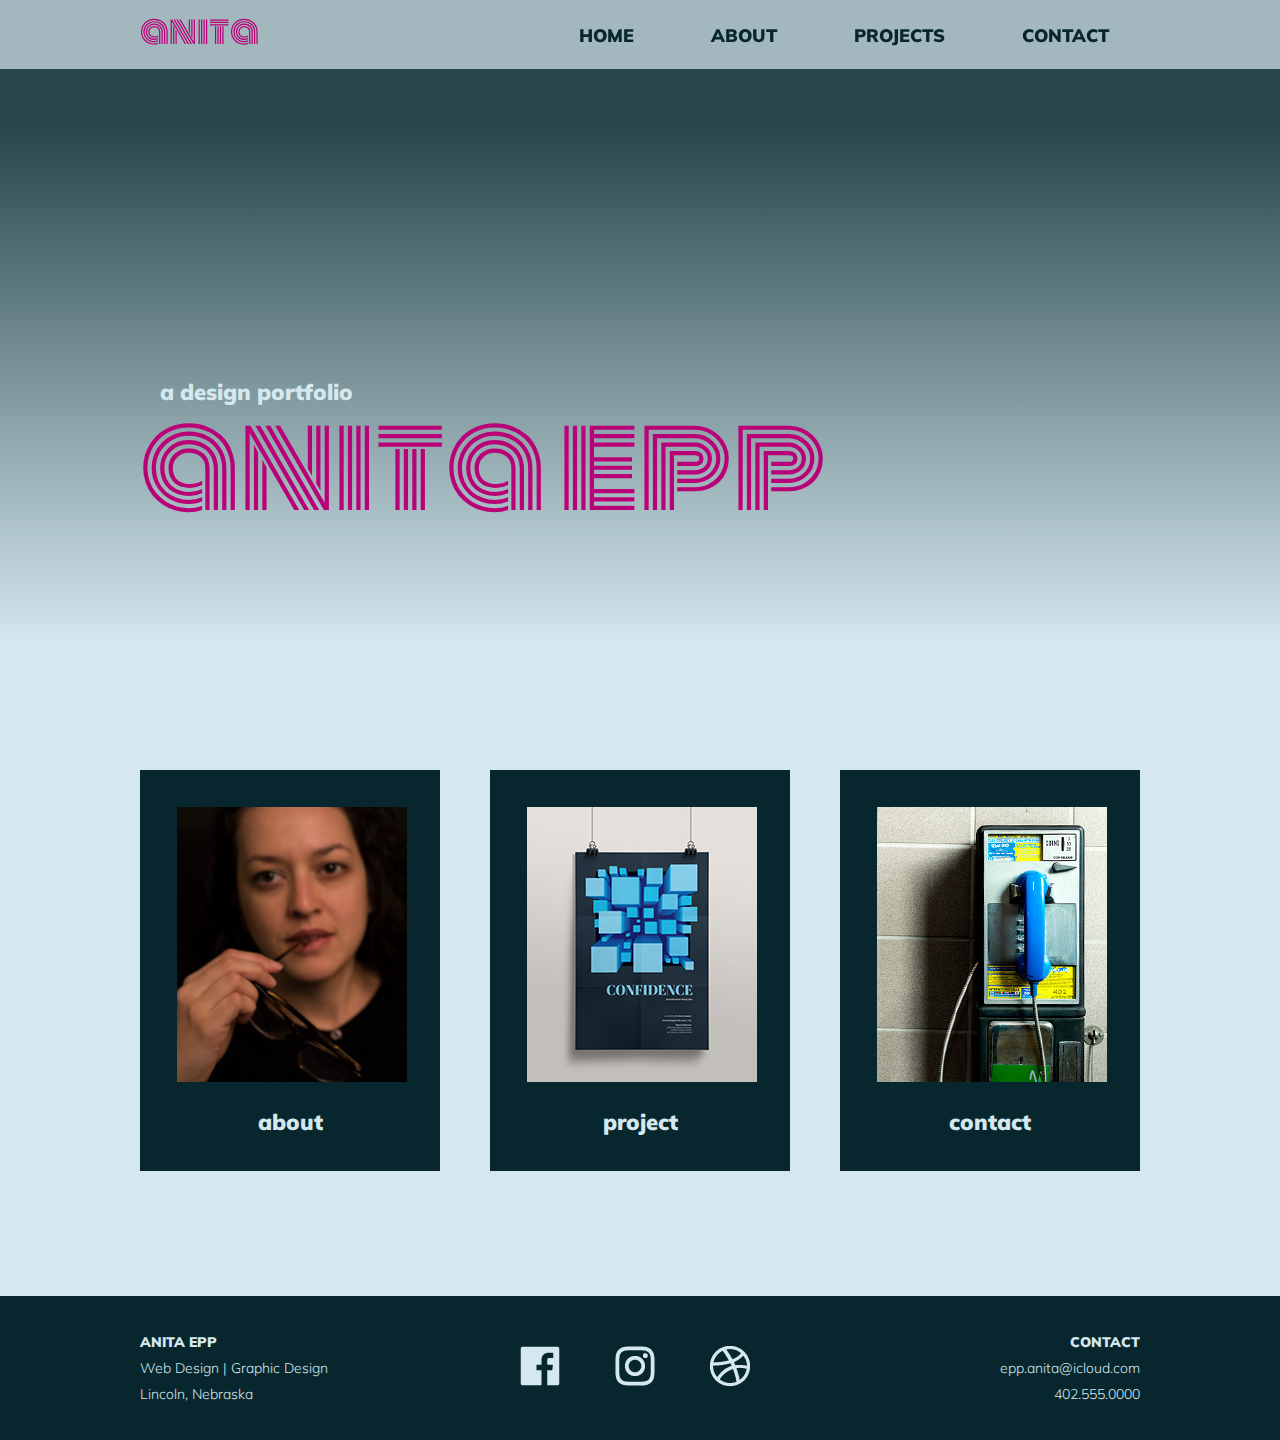
<file: index.html>
<!doctype html>
<html>
<head>
<meta charset="UTF-8">
<link rel="stylesheet" type="text/css" href="css/normalize.css">
<link rel="stylesheet" type="text/css" href="css/main.css">
<link href="https://fonts.googleapis.com/css?family=Monoton" rel="stylesheet">
<link href="https://fonts.googleapis.com/css?family=Muli:200,200i,300,300i,400,400i,600,600i,700,700i,800,800i,900,900i" rel="stylesheet">

<title>Epp Web I Assignment 5: Index</title>
</head>
<body>
	<header id="home"> 
		<div class="navbar"> 
			<nav class="wrapper row">
				<div>
					<p><a href="index.html">anita</a></p>
				</div>
				<div>
					<ul>
						<li><a href="#">Home</a></li>
						<li><a href="about.html">About</a></li>
						<li><a href="projects.html">Projects</a></li>
						<li><a href="contact.html">Contact</a></li>
					</ul>
				</div>
			</nav>
		</div>
		<div class="wrapper">
			<h1 class="animated fadeInLeft"><span>a design portfolio</span><br>anita epp</h1>
		</div>
	</header>
	<div> 
		<div class="wrapper row">
			<a href="about.html"><section class="rect-three bg-dk-blue">
				<img src="img/portrait-one.jpg" alt="">
				<header>
					<h2>about</h2>
				</header>
			</section></a>
			<a href="projects.html"><section class="rect-three bg-dk-blue">
				<img src="img/marketing-one-crop.jpg" alt="">
				<header>
					<h2>project</h2>
				</header>
			</section></a>
			<a href="contact.html"><section class="rect-three bg-dk-blue">
				<img src="img/contact.jpg" alt="">
				<header>
					<h2>contact</h2>
				</header>
			</section></a>
		</div>
	</div>
	<footer>
		<div class="wrapper row">
			<section>
				<h3>Anita Epp</h3>
				<p>Web Design | Graphic Design</p>
				<p>Lincoln, Nebraska</p>
			</section>
			<div>
				<ul>
					<li><a href="https://www.facebook.com/" target="_blank"><span>facebook</span></a></li>
					<li><a href="https://www.instagram.com/" target="_blank"><span>instagram</span></a></li>
					<li><a href="https://dribbble.com/" target="_blank"><span>dribbble</span></a></li>
				</ul>
			</div>
			<section>
				<h3>Contact</h3>
				<p><a href="mailto:epp.anita@icloud.com">epp.anita@icloud.com</a></p>
				<p><a href="tel:+14025550000">402.555.0000</a></p>
			</section>
		</div>
	</footer>
</body>
</html>
</file>
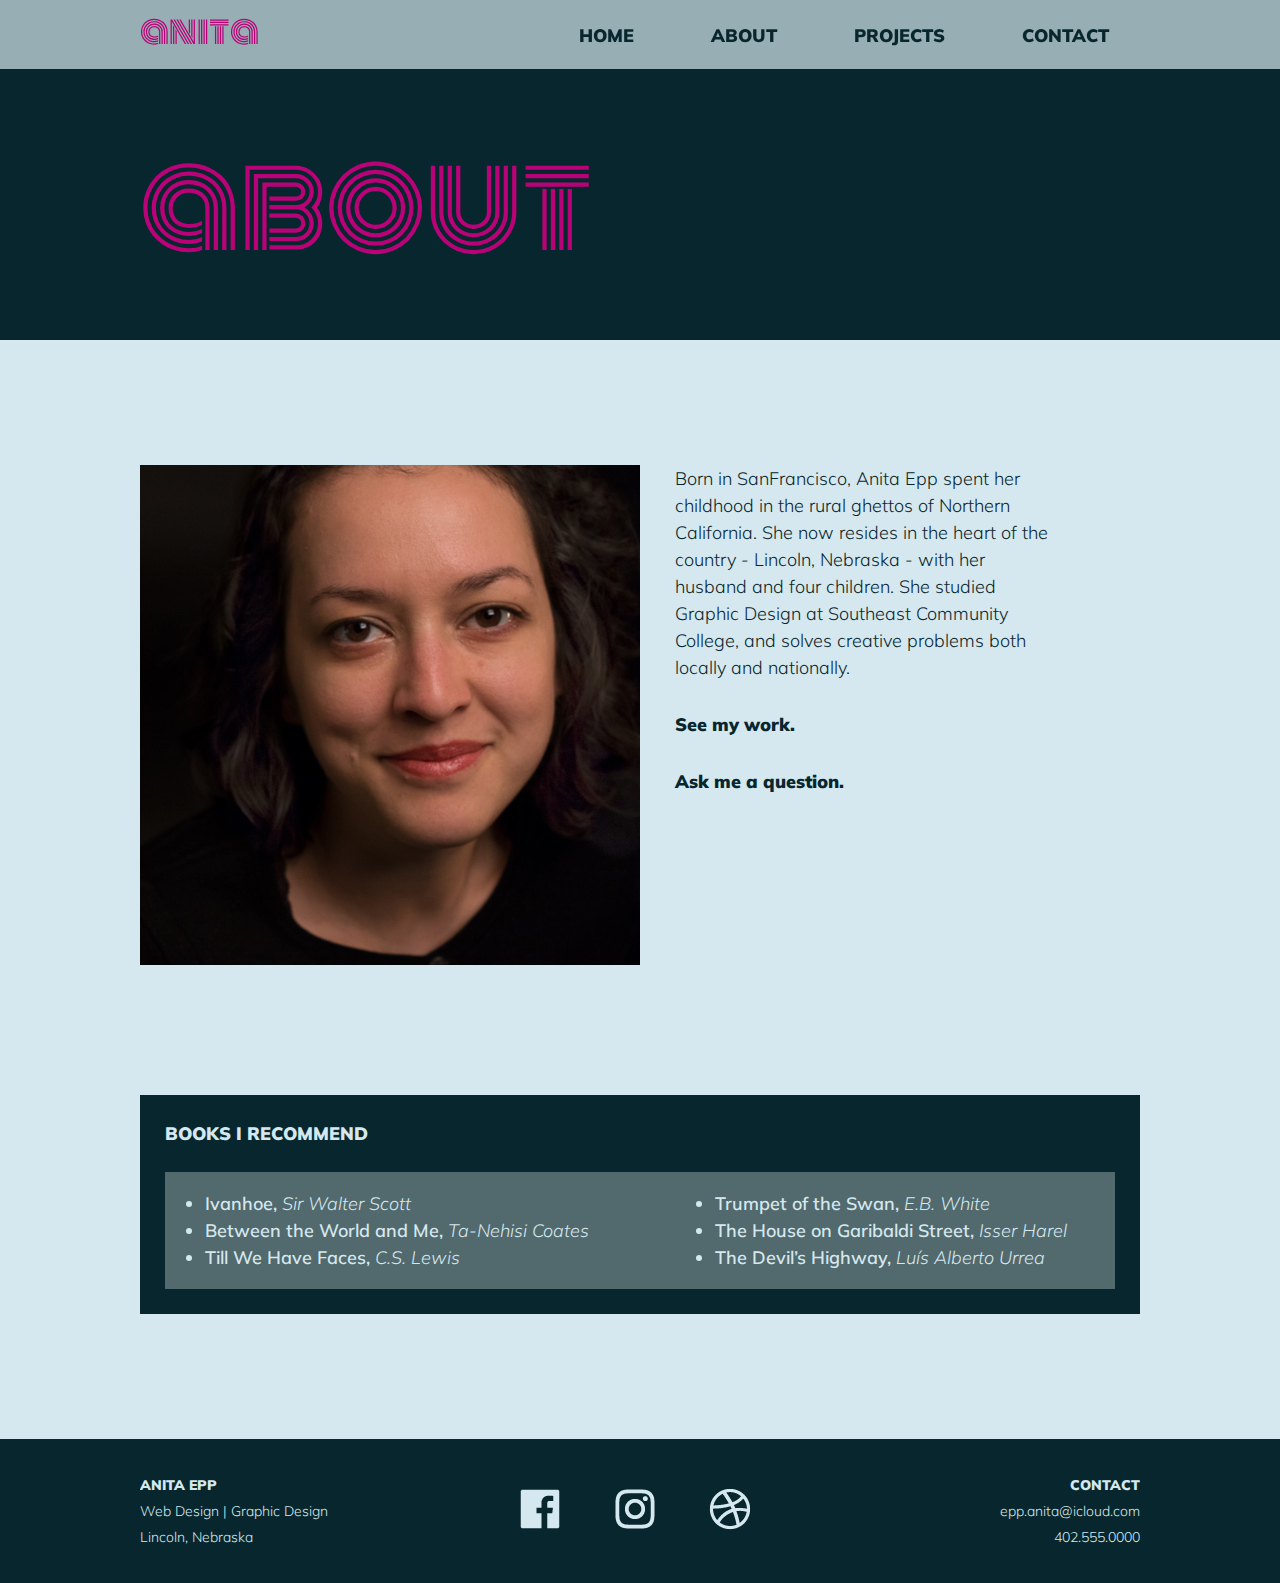
<file: about.html>
<!doctype html>
<html>
<head>
<meta charset="UTF-8">
<link rel="stylesheet" type="text/css" href="css/normalize.css">
<link rel="stylesheet" type="text/css" href="css/main.css">
<link href="https://fonts.googleapis.com/css?family=Monoton" rel="stylesheet">
<link href="https://fonts.googleapis.com/css?family=Muli:200,200i,300,300i,400,400i,600,600i,700,700i,800,800i,900,900i" rel="stylesheet">
<title>Epp Web I Assignment 5: About</title>
</head>
<body>
	<header>
		<div class="navbar">
			<nav class="wrapper row">
				<div>
					<p><a href="index.html">anita</a></p>
				</div>
				<div>
					<ul>
						<li><a href="index.html">Home</a></li>
						<li><a href="#">About</a></li>
						<li><a href="projects.html">Projects</a></li>
						<li><a href="contact.html">Contact</a></li>
					</ul>
				</div>
			</nav>
		</div>
		<div class="wrapper">
			<h1>about</h1>
		</div>
	</header>
	<div id="about-body">
		<div class="wrapper">
			<div class="row">
				<img src="img/portrait-two.jpg" alt="">
				<div class="col-two">
					<p>Born in SanFrancisco, Anita Epp spent her childhood in the rural ghettos of Northern California.  She now resides in the heart of the country - Lincoln, Nebraska - with her husband and four children.  She studied Graphic Design at Southeast Community College, and solves creative problems both locally and nationally.</p>
					<p><a href="projects.html">See my work.</a></p>
					<p><a href="contact.html">Ask me a question.</a></p>
				</div>
			</div>
			<section class="bg-dk-blue">
				<header>
					<h2>Books I Recommend</h2>
				</header>
				<div class="row bg-grey">
					<div>
						<ul>
							<li>Ivanhoe, <span>Sir Walter Scott</span></li>
							<li>Between the World and Me, <span>Ta-Nehisi Coates</span></li>
							<li>Till We Have Faces, <span>C.S. Lewis</span></li>
						</ul>
					</div>
					<div>
						<ul>
							<li>Trumpet of the Swan, <span>E.B. White</span></li>
							<li>The House on Garibaldi Street, <span>Isser Harel</span></li>
							<li>The Devil’s Highway,  <span>Luís Alberto Urrea</span></li>
						</ul>
					</div>
				</div>
			</section>
		</div>
	</div>
	<footer>
		<div class="wrapper row">
			<section>
				<h3>Anita Epp</h3>
				<p>Web Design | Graphic Design</p>
				<p>Lincoln, Nebraska</p>
			</section>
			<div>
				<ul>
					<li><a href="https://www.facebook.com/" target="_blank"><span>facebook</span></a></li>
					<li><a href="https://www.instagram.com/" target="_blank"><span>instagram</span></a></li>
					<li><a href="https://dribbble.com/" target="_blank"><span>dribbble</span></a></li>
				</ul>
			</div>
			<section>
				<h3>Contact</h3>
				<p><a href="mailto:epp.anita@icloud.com">epp.anita@icloud.com</a></p>
				<p><a href="tel:+14025550000">402.555.0000</a></p>
			</section>
		</div>
	</footer>
</body>
</html>
</file>
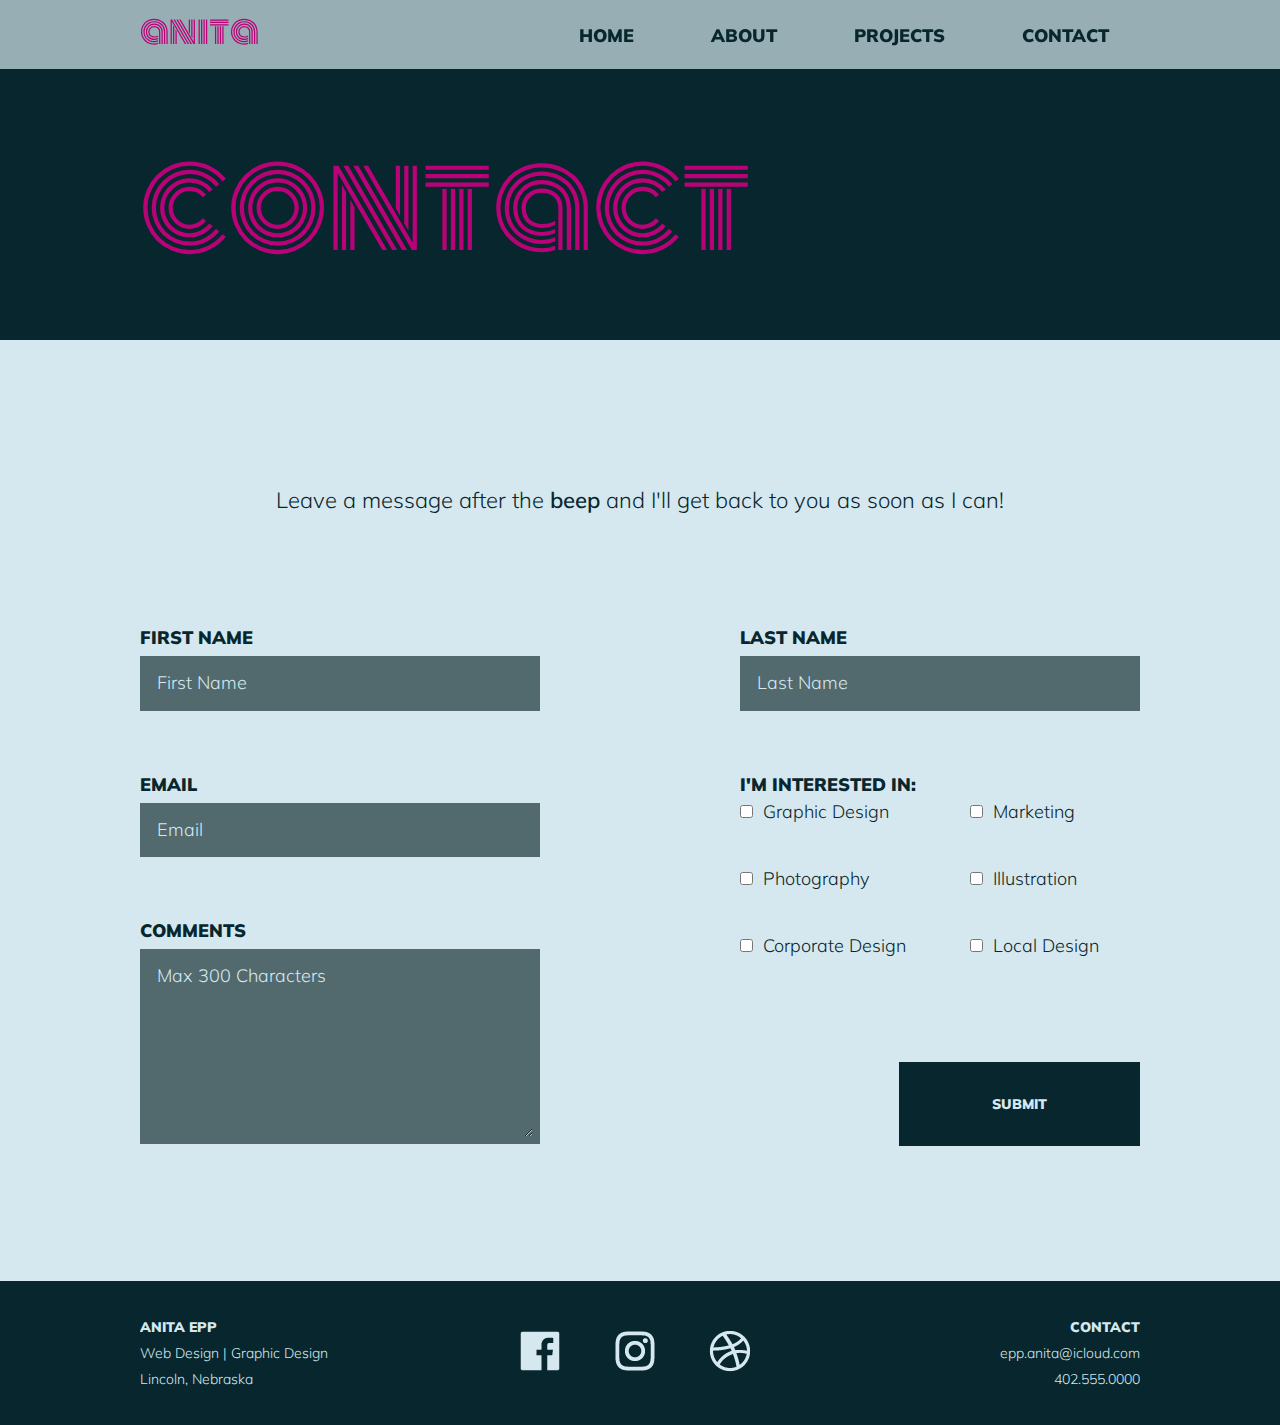
<file: contact.html>
<!doctype html>
<html>
<head>
<meta charset="UTF-8">
<link rel="stylesheet" type="text/css" href="css/normalize.css">
<link rel="stylesheet" type="text/css" href="css/main.css">
<link href="https://fonts.googleapis.com/css?family=Monoton" rel="stylesheet">
<link href="https://fonts.googleapis.com/css?family=Muli:200,200i,300,300i,400,400i,600,600i,700,700i,800,800i,900,900i" rel="stylesheet">
<title>Epp Web I Assignment 5: Contact</title>
</head>
<body>
	<header> 
		<div class="navbar">
			<nav class="wrapper row">
				<div>
					<p><a href="index.html">anita</a></p>
				</div>
				<div>
					<ul>
						<li><a href="index.html">Home</a></li>
						<li><a href="about.html">About</a></li>
						<li><a href="projects.html">Projects</a></li>
						<li><a href="#">Contact</a></li>
					</ul>
				</div>
			</nav>
		</div>
		<div class="wrapper">
			<h1>contact</h1>
		</div>
	</header>
	<div id="contact-body">
		<div class="wrapper">
			<p>Leave a message after the <span>beep</span> and I'll get back to you as soon as I can!</p>
			<form class="row">
				<div class="col-two">
					<label for="first-name">First Name</label>
					<input id="first-name" type="text" name="first-name" maxlength="20" placeholder="First Name">
					<label for="email">Email</label>
					<input id="email" type="email" name="email" placeholder="Email">
					<p>Comments</p>
					<textarea name="comments" maxlength="300" placeholder="Max 300 Characters"></textarea>
				</div>
				<div class="col-two">
					<label for="last-name">Last Name</label>
					<input id="last-name" type="text" name="last-name" maxlength="20" placeholder="Last Name">
					<fieldset>
						<legend>I'm interested in:</legend>
						<div class="row">
							<div class="col-two">
								<label><input type="checkbox" name="interests" value="graphic">Graphic Design</label>
								<label><input type="checkbox" name="interests" value="photography">Photography</label>
								<label><input type="checkbox" name="interests" value="corporate">Corporate Design</label>
							</div>
							<div class="col-two">
								<label><input type="checkbox" name="interests" value="marketing">Marketing</label>
								<label><input type="checkbox" name="interests" value="illustration">Illustration</label>
								<label><input type="checkbox" name="interests" value="local">Local Design</label>
							</div>
						</div>
					</fieldset>
					<p><a id="btn" href="index.html#home">Submit</a></p>
				</div>
			</form>
		</div>
	</div>	
	<footer>
		<div class="wrapper row">
			<section>
				<h2>Anita Epp</h2>
				<p>Web Design | Graphic Design</p>
				<p>Lincoln, Nebraska</p>
			</section>
			<div>
				<ul>
					<li><a href="https://www.facebook.com/" target="_blank"><span>facebook</span></a></li>
					<li><a href="https://www.instagram.com/" target="_blank"><span>instagram</span></a></li>
					<li><a href="https://dribbble.com/" target="_blank"><span>dribbble</span></a></li>
				</ul>
			</div>
			<section>
				<h2>Contact</h2>
				<p><a href="mailto:epp.anita@icloud.com">epp.anita@icloud.com</a></p>
				<p><a href="tel:+14025550000">402.555.0000</a></p>
			</section>
		</div>
	</footer>
</body>
</html>
</file>
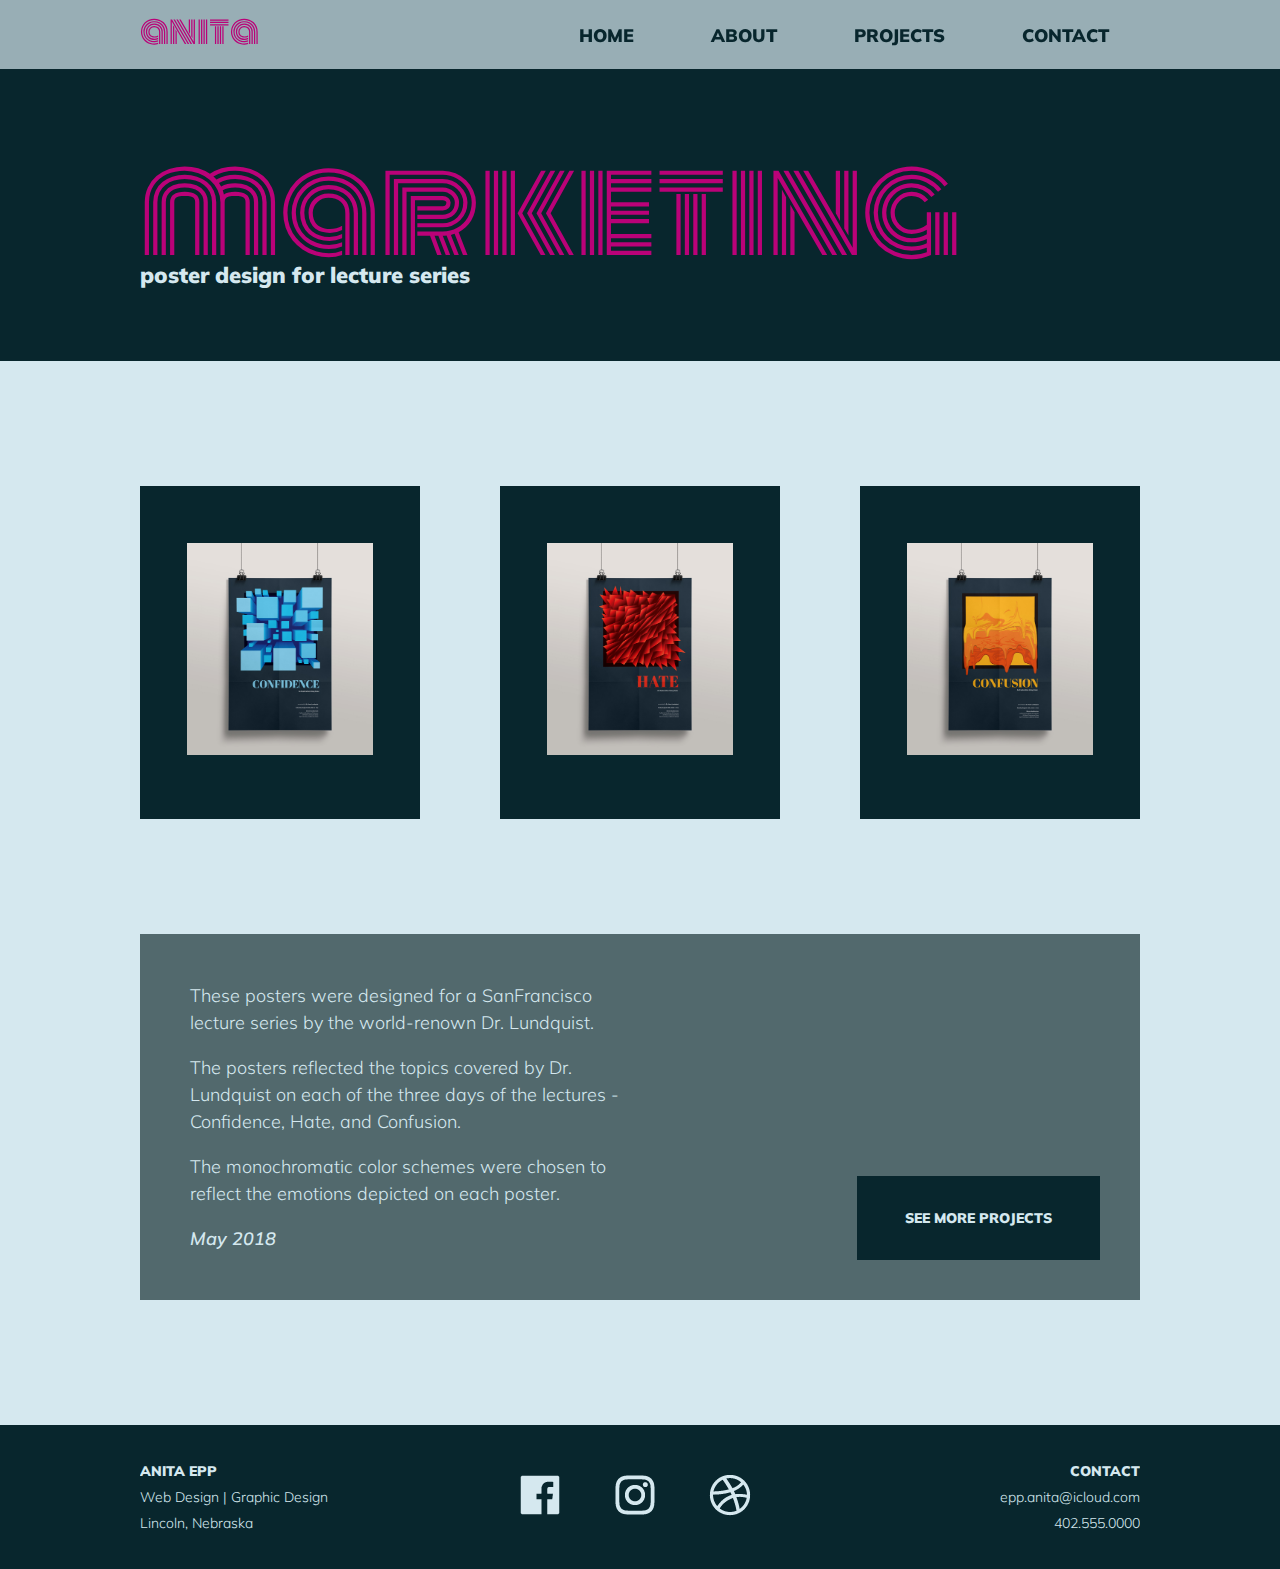
<file: marketing.html>
<!doctype html>
<html>
<head>
<meta charset="UTF-8">
<link rel="stylesheet" type="text/css" href="css/normalize.css">
<link rel="stylesheet" type="text/css" href="css/main.css">
<link href="https://fonts.googleapis.com/css?family=Monoton" rel="stylesheet">
<link href="https://fonts.googleapis.com/css?family=Muli:200,200i,300,300i,400,400i,600,600i,700,700i,800,800i,900,900i" rel="stylesheet">
<title>Epp Web I Assignment 5: Marketing</title>
</head>
<body id="marketing">
	<header>
		<div class="navbar">
			<nav class="wrapper row">
				<div>
					<p><a href="index.html">anita</a></p>
				</div>
				<div>
					<ul>
						<li><a href="index.html">Home</a></li>
						<li><a href="about.html">About</a></li>
						<li><a href="projects.html">Projects</a></li>
						<li><a href="contact.html">Contact</a></li>
					</ul>
				</div>
			</nav>
		</div>
		<div class="wrapper">
			<h1>marketing</h1>
			<p>poster design for lecture series</p>
		</div>
	</header>
	<div>
		<div class="wrapper">
			<div class="row">
				<a href="#img-one"><div class="col-three bg-dk-blue">
					<img src="img/marketing-one.jpg" alt="marketing poster for lecture series in blue monochromatic colors titled Confidence" class="thumbnail">	
				</div></a>
				<!-- lightbox -->
				<a href="#_" class="lightbox" id="img-one"><img src="img/marketing-one.jpg" alt=""></a>
				<a href="#img-two"><div class="col-three bg-dk-blue">
					<img src="img/marketing-two.jpg" alt="marketing poster for lecture series in red monochromatic colors titled Hate" class="thumbnail">	
				</div></a>
				<!-- lightbox -->
				<a href="#_" class="lightbox" id="img-two"><img src="img/marketing-two.jpg" alt=""></a>
				<a href="#img-three"><div class="col-three bg-dk-blue">
					<img src="img/marketing-three.jpg" alt="marketing poster for lecture series in orange monochromatic colors titled Confusion" class="thumbnail">
				</div></a>
				<!-- lightbox -->
				<a href="#_" class="lightbox" id="img-three"><img src="img/marketing-three.jpg" alt=""></a>
			</div>
			<div class="bg-grey row">
				<div class="col-two">
					<p>These posters were designed for a SanFrancisco lecture series by the world-renown Dr. Lundquist.</p>
					<p>The posters reflected the topics covered by Dr.
					Lundquist on each of the three days of the lectures -
					Confidence, Hate, and Confusion.</p>
					<p>The monochromatic color schemes were chosen to
					reflect the emotions depicted on each poster.</p>
					<p>May 2018</p>
				</div>
				<div class="col-two">
					<p><a id="btn" href="projects.html">see more projects</a></p>
				</div>
			</div>
		</div>
	</div>
	<footer> 
		<div class="wrapper row">
			<section>
				<h2>Anita Epp</h2>
				<p>Web Design | Graphic Design</p>
				<p>Lincoln, Nebraska</p>
			</section>
			<div>
				<ul>
					<li><a href="https://www.facebook.com/" target="_blank"><span>facebook</span></a></li>
					<li><a href="https://www.instagram.com/" target="_blank"><span>instagram</span></a></li>
					<li><a href="https://dribbble.com/" target="_blank"><span>dribbble</span></a></li>
				</ul>
			</div>
			<section>
				<h2>Contact</h2>
				<p><a href="mailto:epp.anita@icloud.com">epp.anita@icloud.com</a></p>
				<p><a href="tel:+14025550000">402.555.0000</a></p>
			</section>
		</div>
	</footer>
</body>
</html>
</file>
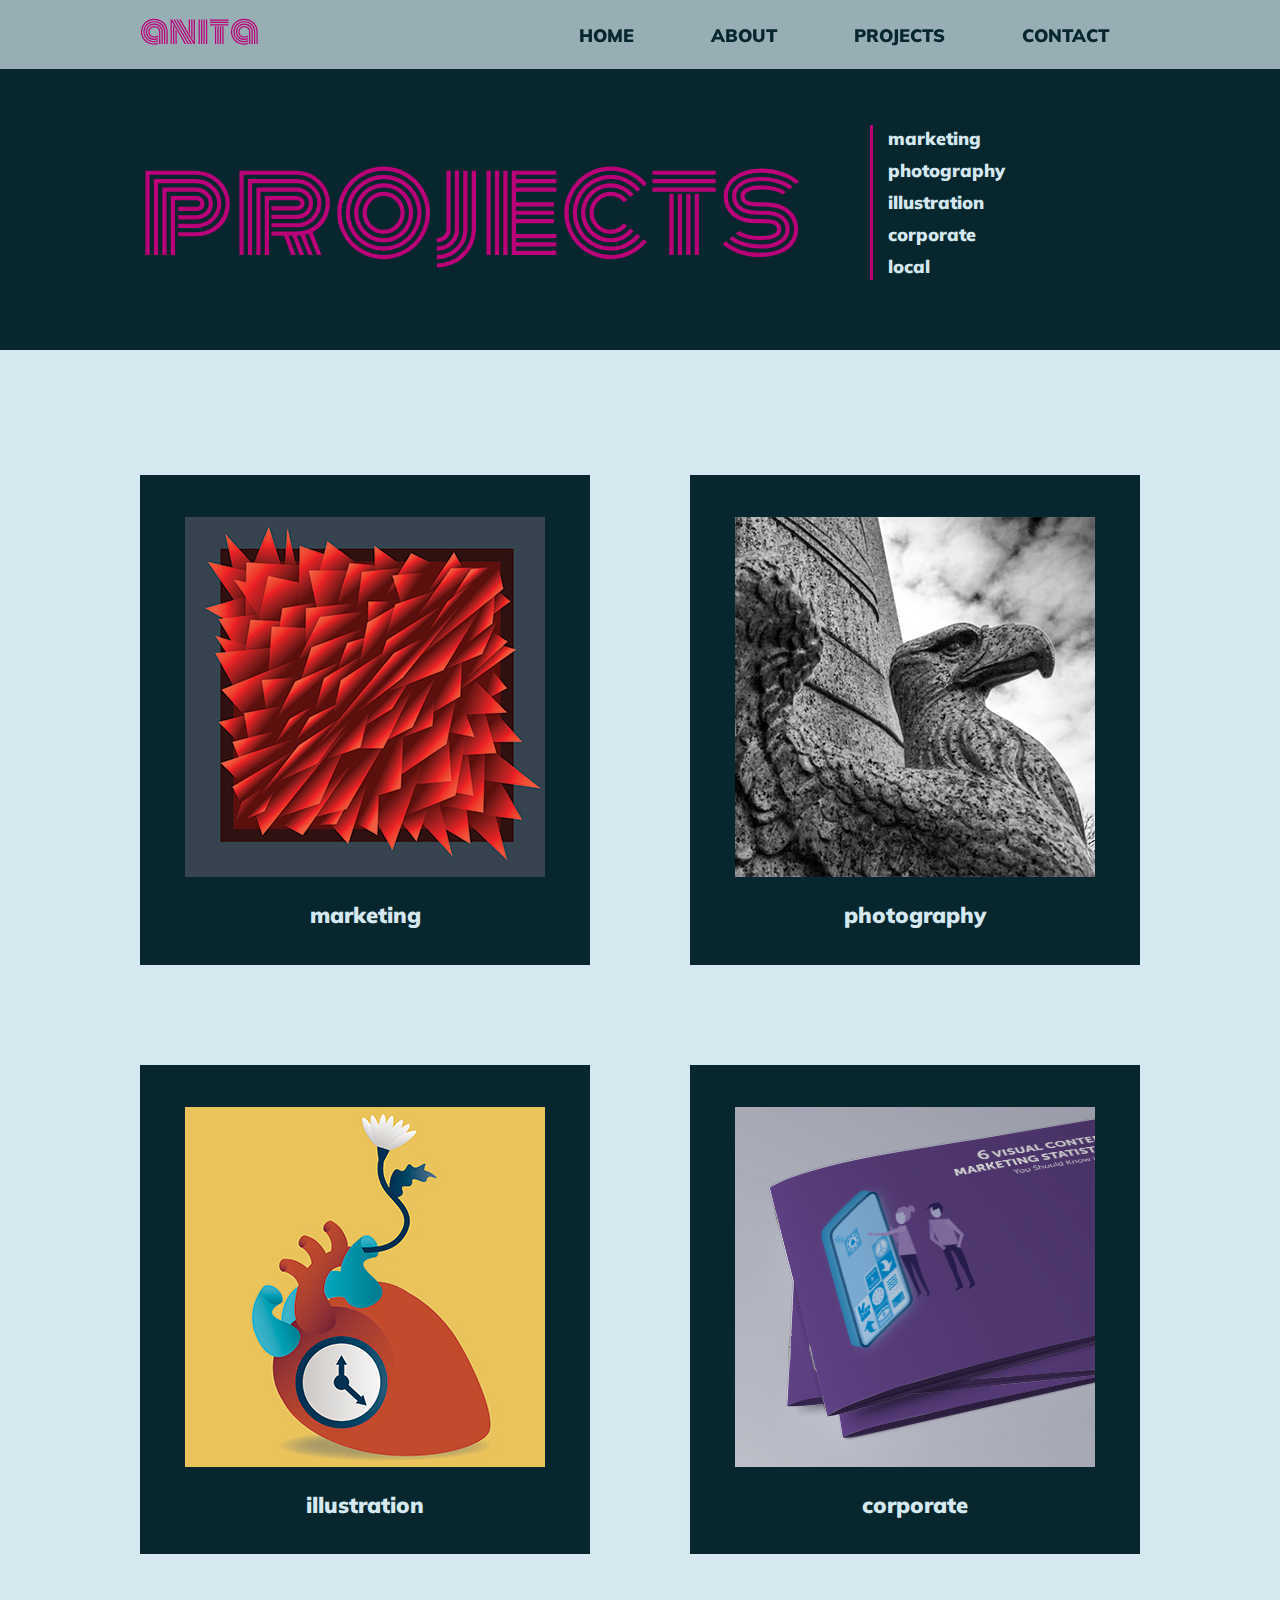
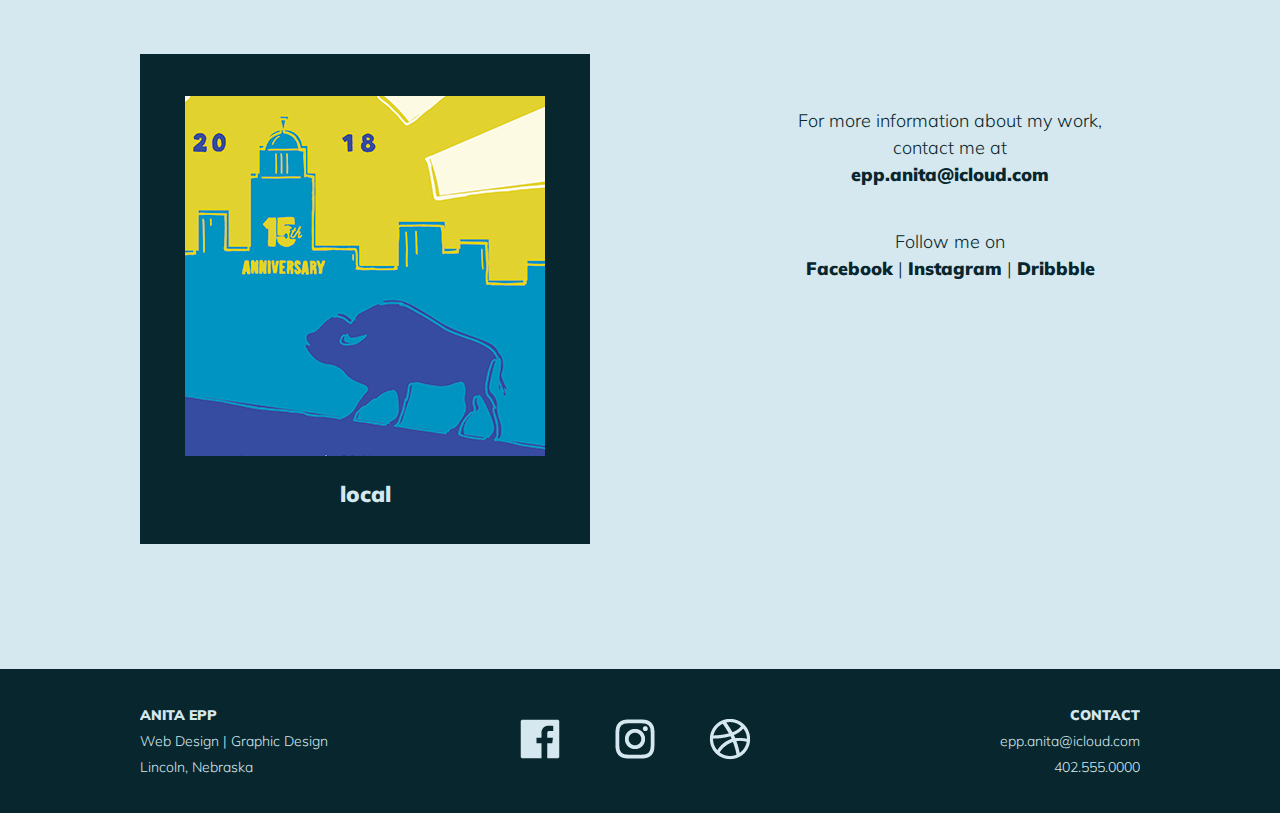
<file: projects.html>
<!doctype html>
<html>
<head>
<meta charset="UTF-8">
<link rel="stylesheet" type="text/css" href="css/normalize.css">
<link rel="stylesheet" type="text/css" href="css/main.css">
<link href="https://fonts.googleapis.com/css?family=Monoton" rel="stylesheet">
<link href="https://fonts.googleapis.com/css?family=Muli:200,200i,300,300i,400,400i,600,600i,700,700i,800,800i,900,900i" rel="stylesheet">
<title>Epp Web I Assignment 5: Projects</title>
</head>
<body>
	<header> 
		<div class="navbar"> 
			<nav class="wrapper row">
				<div>
					<p><a href="index.html">anita</a></p>
				</div>
				<div>
					<ul>
						<li><a href="index.html">Home</a></li>
						<li><a href="about.html">About</a></li>
						<li><a href="#">Projects</a></li>
						<li><a href="contact.html">Contact</a></li>
					</ul>
				</div>
			</nav>
		</div>
		<div id="sub-nav" class="wrapper row">
			<div>
				<h1>projects</h1> <!-- this div has internal scrolling, not sure what to do with it -->
			</div>
			<nav>
				<ul>
					<li><a href="marketing.html">marketing</a></li>
					<li><a href="#">photography</a></li>
					<li><a href="#">illustration</a></li>
					<li><a href="#">corporate</a></li>
					<li><a href="#">local</a></li>
				</ul>
			</nav>
		</div>
	</header>
	<div>
		<div class="wrapper" id="projects-body">
			<div class="row">
				<a href="marketing.html"><section class="col-two bg-dk-blue">
					<img src="img/marketing-two-crop.jpg" alt="">
					<header>
						<h2>marketing</h2>
					</header>
				</section></a>
				<a href="#"><section class="col-two bg-dk-blue">
					<img src="img/photography.jpg" alt="">
					<header>
						<h2>photography</h2>
					</header>
				</section></a>
			</div>
			<div class="row">
				<a href="#"><section class="col-two bg-dk-blue">
					<img src="img/illustration.jpg" alt="">
					<header>
						<h2>illustration</h2>
					</header>
				</section></a>
				<a href="#"><section class="col-two bg-dk-blue">
					<img src="img/corporate.jpg" alt="">
					<header>
						<h2>corporate</h2>
					</header>
				</section></a>
			</div>
			<div class="row">
				<a href="#"><section class="col-two bg-dk-blue">
					<img src="img/local.jpg" alt="">
					<header>
						<h2>local</h2>
					</header>
				</section></a>
				<div class="col-two">
					<p>For more information about my work, contact me at<br><a href="mailto:epp.anita@icloud.com">epp.anita@icloud.com</a></p>
					<p>Follow me on<br><a href="https://www.facebook.com/" target="_blank">Facebook</a> &#124; <a href="https://www.instagram.com/" target="_blank">Instagram</a> &#124; <a href="https://dribbble.com/" target="_blank">Dribbble</a></p>
				</div>
			</div>
		</div>
	</div>	
	<footer>
		<div class="wrapper row">
			<section>
				<h3>Anita Epp</h3>
				<p>Web Design | Graphic Design</p>
				<p>Lincoln, Nebraska</p>
			</section>
			<div>
				<ul>
					<li><a href="https://www.facebook.com/" target="_blank"><span>facebook</span></a></li>
					<li><a href="https://www.instagram.com/" target="_blank"><span>instagram</span></a></li>
					<li><a href="https://dribbble.com/" target="_blank"><span>dribbble</span></a></li>
				</ul>
			</div>
			<section>
				<h3>Contact</h3>
				<p><a href="mailto:epp.anita@icloud.com">epp.anita@icloud.com</a></p>
				<p><a href="tel:+14025550000">402.555.0000</a></p>
			</section>
		</div>
	</footer>
</body>
</html>
</file>
<file: css/main.css>
@charset "UTF-8";
/* CSS Document */

/*--------------------------------------------------------------
>>> TABLE OF CONTENTS:
----------------------------------------------------------------

1.0 - Typography
	1.1 - Headings
	1.2 - Body Copy
	1.3 - Buttons
	1.4 - Forms
	1.5 - Lists
2.0 - Navigation Menus
	2.1 - Main
	2.2 - Sub
3.0 - Content
	3.1 - Site Structure
	3.2	- Site Header
	3.3	- Site Footer
4.0 - Media
	4.1 - Animation
5.0 - Utility
	5.1 - Alignments

--------------------------------------------------------------*/
* {
	font: 18px/27px 'Muli', sans-serif;
	color:  #08262d;
	font-weight: 300;
	-moz-box-sizing: border-box;
	-o-box-sizing: border-box;
	-ms-box-sizing: border-box;
	-webkit-box-sizing: border-box;
	box-sizing: border-box;
}

/*-------------------------------------------------------------- 
1.0 - Typography
-------------------------------------------------------------- */

nav p a, h1 {
	font-family: 'Monoton', cursive;
}

nav li a, header p, h2, h3, h1 span, body > div p a, #btn, form > div > label, form p, legend {
	font-weight: 900;
}

nav li a, footer h2, footer h3, footer h4, #about-body section h2, #btn, form > div > label, form p, legend {
	text-transform: uppercase;
}

nav a, .bg-dk-blue, footer a, body > div p a {
	text-decoration: none;
}

#about-body section li, #marketing .col-two:first-child p:last-child, #contact-body span {
	font-weight: 600;
}

nav a:hover, header p a, h1, body > div p a:hover, #sub-nav a:hover, footer section:last-child a:hover {
	color: #ba0278;
}

header p a:hover, h1 span, footer h2, footer h3, footer h4, footer p, footer a, .bg-dk-blue h2, .bg-dk-blue li, #about-body section span, #sub-nav a, #marketing > header div:last-child p, #marketing .col-two p, #btn, input[type="text"], input[type="email"], textarea, ::placeholder {
	color: #d5e8ef;
}

h1 span, .rect-three h2, .col-two h2, #marketing > header div:last-child p, #contact-body p:first-child, #contact-body span {
	font-size: 22px;
}

footer p, footer a, footer h2, footer h3, footer h4, #btn {
	font-size: 14px;
}

#about-body section span, #marketing .col-two:first-child p:last-child {
	font-style: italic;
}

#sub-nav a, #sub-nav a:hover, fieldset {
	border: none;
}

h1, sub-nav a, #sub-nav ul {
	margin: 0;
}

label, #sub-nav li, .lightbox:target {
	display: block;
}

#projects-body p, #contact-body p:first-child, .rect-three, .col-two, .col-three, .lightbox  {
	text-align: center;
}

#marketing .col-two:last-child p, footer .row section:last-child, form > div:last-child > p {
	text-align: right;
}

#about-body p, #marketing .col-two:first-child p, form .col-two {
	text-align: left;
}

#projects-body p, fieldset .col-two label {
	margin-bottom: 40px;
}

#sub-nav li:last-child, #projects-body .row:last-child {
	margin-bottom: 0;
}

nav ul a, #btn {
	border: solid 3px transparent;
}

.rect-three, .col-two.bg-dk-blue, input[type="text"], input[type="email"], textarea, .col-three {
	border: solid 7px transparent;
}

.rect-three:hover, .col-two.bg-dk-blue:hover, input[type="text"]:focus, input[type="email"]:focus, textarea:focus, .col-three:hover {
	border: solid 7px #ba0278;
}

footer p, footer h2, footer h3, footer h4 {
	margin: 6px 0;
}

footer li span, .lightbox {
	display: none;
}

/*--- 1.1 Headings ---*/

h1 {
	font-size: 120px;
}

#about-body section h2 {
	margin: 0 0 25px;
}

.rect-three h2 {
	margin-top: 20px;
}

h1 {
	line-height: 170px;
}

#marketing h1 {
	line-height: 60px;
	margin-top: 60px;
}

#home h1 {
	line-height: 110px;
}

#home h1 span {
	margin-left: 20px;
}

/*--- 1.2 - Body Copy ---*/

header p a {
	font-size: 35px;
	font-weight: 300;
}

#about-body p {
	margin: 0 0 30px;
}

footer p, footer p a, footer h2, footer h3, footer h4 {
	line-height: 20px;
}

/*--- 1.3 - Buttons ---*/

#btn {
	padding: 30px 45px;
}

#btn:hover {
	border: solid 3px #08262d;
	color: #08262d;
}

form #btn {
	padding: 30px 90px;
}

/*--- 1.4 - Forms ---*/


form > div > label, form p, fieldset {
	margin: 60px 0 5px;
}

input[type="text"], input[type="email"], textarea {
	padding: 10px;
}

input[type="text"]:focus, input[type="email"]:focus, textarea:focus, .lightbox:target {
	outline: none;
}

textarea {
	height: 195px;
}

fieldset .col-two input {
	margin-right: 10px;
}

form > div:last-child > p {
	margin-top: 90px;
}

/*--- 1.5 - Lists ---*/

footer ul {
	list-style-type: none;   /* nav li a for header needs to have zero padding/margins */
	margin: 10px 0 0;
}

nav li, footer li {
	display: inline-block;
}

/*--------------------------------------------------------------
2.0 - Navigation Menus
-------------------------------------------------------------- */

/*--- 2.1 - Main ---*/

.navbar {
	background-color: rgba(213, 232, 239, .7);
}

nav li {
	margin-left: 10px;
}

nav ul {
	margin-top: 22px;
}

nav ul a {
	padding: 8px 28px;	
}

nav ul a:hover {
	border: solid 3px #ba0278;
}

/*--- 2.2 - Sub ---*/

#sub-nav li {
	margin: 0 0 5px 15px;
}

#sub-nav div:first-child {
	width: 690px;
}

#sub-nav nav {
	width: 270px;
	border-left: solid 3px #ba0278;
}

#sub-nav a, #sub-nav a:hover {
	text-transform: none;
}

#sub-nav ul {
	padding-left: 0;
}

/*--------------------------------------------------------------
3.0 - Content
-------------------------------------------------------------- */

.navbar div:first-child, .rect-three, footer .row  section, footer .row div, footer li a, .row > img:first-child, #about-body section .row div:first-child, .col-two, #sub-nav div:first-child, .col-three, #marketing .col-two, form .col-two {
	float: left;
}

.navbar div:last-child, footer .row section:last-child, col-two:last-child, #about-body section .row div:last-child, #sub-nav nav, a:nth-child(5) .col-three, #marketing .col-two:last-child, #projects-body a:last-child .col-two, #projects-body .row:last-child div, form .col-two:nth-child(2) {
	float: right;
}

.wrapper, nav {
	margin: 0 auto;
}

.bg-dk-blue, footer, body > header, #btn {
	background-color: #08262d;
}

#home, fieldset, footer ul, #sub-nav a, #marketing .col-two, form .col-two {
	padding: 0;
}

#sub-nav, form {
	padding: 5px 0;
}

.navbar, .lightbox, #marketing .bg-grey {
	top: 0;
	left: 0;
}

.navbar, .lightbox {
	position: fixed;
}

/*--- 3.1 - Site Structure ---*/

body > div:nth-child(2) {
	padding: 125px 0;
}

body > div:nth-child(2), #btn:hover {
	background-color: #d5e8ef;
}

#about-body section {
	padding: 25px;
	margin-top: 130px;
}

.bg-grey, input[type="text"], input[type="email"], textarea {
	background-color: #52696d;
}

#about-body section .row div {
	width: 440px;
}

#about-body .col-two {
	padding-top: 0;
}

#projects-body .row {
	margin-bottom: 100px;
}

#projects-body .row:last-child div {
	width: 380px;
}

#marketing .bg-grey {
	padding: 30px 50px;
	margin-top: 115px;
}

a:first-child .col-three {
	margin-right: 80px;
}

a:last-child .rect-three {
	margin-right: 0;
}

#marketing .col-two:last-child {
	position: absolute;
	bottom: 50px;
	right: 40px;
}

#marketing .bg-grey {
	position: relative;
}

form {
	margin-top: 45px;
}

fieldset .col-two {
	width: 170px;
}

form > .col-two, input[type="text"], input[type="email"], textarea {
	width: 400px;
}

/*--- 3.2	- Site Header ---*/

#home {
	/* Permalink - use to edit and share this gradient: http://colorzilla.com/gradient-editor/#28474c+0,28474c+20,d5e8ef+100 */
	background: #28474c; /* Old browsers */
	background: -moz-linear-gradient(top, #28474c 0%, #28474c 20%, #d5e8ef 100%); /* FF3.6-15 */
	background: -webkit-linear-gradient(top, #28474c 0%,#28474c 20%,#d5e8ef 100%); /* Chrome10-25,Safari5.1-6 */
	background: linear-gradient(to bottom, #28474c 0%,#28474c 20%,#d5e8ef 100%); /* W3C, IE10+, FF16+, Chrome26+, Opera12+, Safari7+ */
	filter: progid:DXImageTransform.Microsoft.gradient( startColorstr='#28474c', endColorstr='#d5e8ef',GradientType=0 ); /* IE6-9 */
}

#home > div:last-child {
	padding: 300px 0 125px;
}

body > header {
	padding: 120px 0 50px;
}

/*--- 3.3	- Site Footer ---*/

footer {
	padding: 30px 0;
}

footer li a {
	width: 60px;
	height: 60px;
}

footer section {
	width: 200px;
}

footer .row div {
	width: 300px;
	margin-left: 170px;
}

footer li:first-child a {
	background: url(../img/sprites.png) 0 0 no-repeat;
}

footer li:nth-child(2) a {
	background: url(../img/sprites.png) -60px 0 no-repeat;
	margin: 0 30px;
}

footer li:last-child a {
	background: url(../img/sprites.png) -120px 0 no-repeat;
}

footer li:first-child a:hover {
	background: url(../img/sprites.png) 0 -60px no-repeat;
}

footer li:nth-child(2) a:hover {
	background: url(../img/sprites.png) -60px -60px no-repeat;
}

footer li:last-child a:hover {
	background: url(../img/sprites.png) -120px -60px no-repeat;
}

/*--------------------------------------------------------------
4.0 - Media
-------------------------------------------------------------- */

.thumbnail, .lightbox img {
  max-width: 100%;
}

.lightbox {
	z-index: 1;
	height: 100%;
	background: rgba(0, 0, 0, .8)
}

.lightbox img {
	max-height: 100%;  
	margin-top: 2%;
}

/*--- 4.1 Animation ---*/

.animated {
  -webkit-animation-duration: 1s;
  animation-duration: 1s;
  -webkit-animation-fill-mode: both;
  animation-fill-mode: both;
}

.animated.infinite {
  -webkit-animation-iteration-count: infinite;
  animation-iteration-count: infinite;
}

@-webkit-keyframes fadeInLeft {
  from {
    opacity: 0;
    -webkit-transform: translate3d(-100%, 0, 0);
    transform: translate3d(-100%, 0, 0);
  }

  to {
    opacity: 1;
    -webkit-transform: translate3d(0, 0, 0);
    transform: translate3d(0, 0, 0);
  }
}

@keyframes fadeInLeft {
  from {
    opacity: 0;
    -webkit-transform: translate3d(-100%, 0, 0);
    transform: translate3d(-100%, 0, 0);
  }

  to {
    opacity: 1;
    -webkit-transform: translate3d(0, 0, 0);
    transform: translate3d(0, 0, 0);
  }
}

.fadeInLeft {
  -webkit-animation-name: fadeInLeft;
  animation-name: fadeInLeft;
}

/*--------------------------------------------------------------
5.0 - Utility
-------------------------------------------------------------- */

/*--- 5.1 - Alignments ---*/
.wrapper {
	width: 1000px;
}

.row {
	overflow: auto;
}

.col-two { 
	width: 450px;
	padding: 35px 35px 10px;
}

.col-three {
	width: 280px;
	padding: 50px 40px;
}

.rect-three {
	width: 300px;
	padding: 30px 30px 10px;
	margin-right: 50px;
}

.lightbox, .navbar {
	width: 100%;
}
</file>
